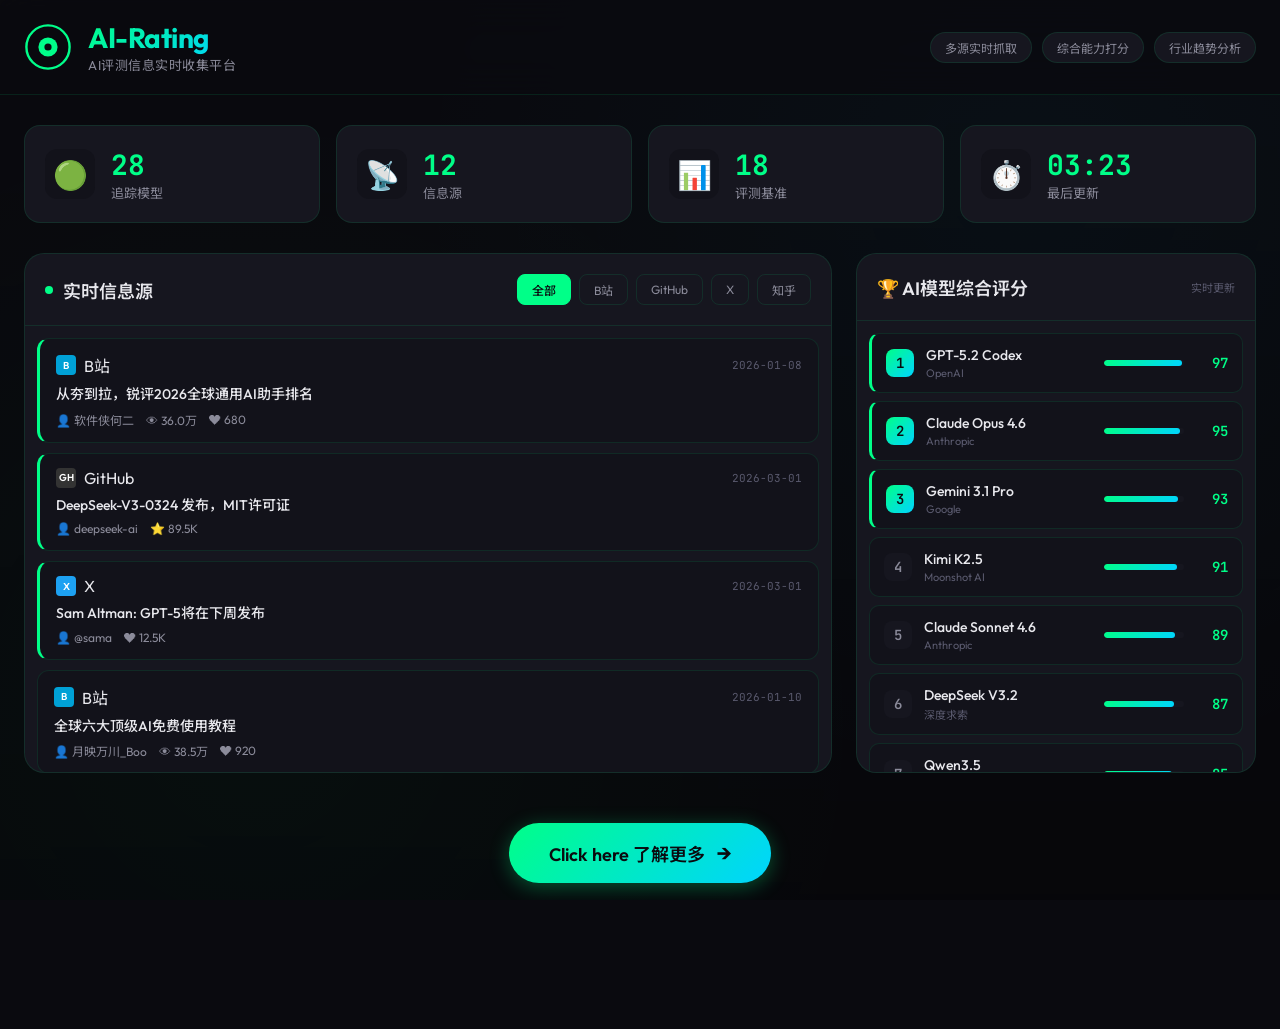
<file: index.html>
<!DOCTYPE html>
<html lang="zh-CN">
<head>
    <meta charset="UTF-8">
    <meta name="viewport" content="width=device-width, initial-scale=1.0">
    <title>AI-Rating | AI评测信息实时收集平台</title>
    <link rel="stylesheet" href="assets/css/main.css">
    <link rel="preconnect" href="https://fonts.googleapis.com">
    <link rel="preconnect" href="https://fonts.gstatic.com" crossorigin>
    <link href="https://fonts.googleapis.com/css2?family=JetBrains+Mono:wght@300;400;500;600&family=Outfit:wght@300;400;500;600;700&family=Noto+Sans+SC:wght@300;400;500;600&display=swap" rel="stylesheet">
</head>
<body>
    <div class="bg-pattern"></div>
    
    <header class="site-header">
        <div class="header-content">
            <div class="logo-section">
                <div class="logo-icon">
                    <svg viewBox="0 0 40 40" fill="none">
                        <circle cx="20" cy="20" r="18" stroke="url(#logoGradient)" stroke-width="2"/>
                        <circle cx="20" cy="20" r="8" fill="url(#logoGradient)"/>
                        <circle cx="20" cy="20" r="3" fill="#0a0a0f"/>
                        <defs>
                            <linearGradient id="logoGradient" x1="0" y1="0" x2="40" y2="40">
                                <stop offset="0%" stop-color="#00ff88"/>
                                <stop offset="100%" stop-color="#00d4ff"/>
                            </linearGradient>
                        </defs>
                    </svg>
                </div>
                <div class="logo-text">
                    <h1>AI-Rating</h1>
                    <p class="tagline">AI评测信息实时收集平台</p>
                </div>
            </div>
            <div class="header-desc">
                <span class="badge">多源实时抓取</span>
                <span class="badge">综合能力打分</span>
                <span class="badge">行业趋势分析</span>
            </div>
        </div>
    </header>

    <main class="main-content">
        <section class="hero-stats">
            <div class="stat-card">
                <div class="stat-icon">🟢</div>
                <div class="stat-info">
                    <span class="stat-value" id="total-models">28</span>
                    <span class="stat-label">追踪模型</span>
                </div>
            </div>
            <div class="stat-card">
                <div class="stat-icon">📡</div>
                <div class="stat-info">
                    <span class="stat-value" id="total-sources">12</span>
                    <span class="stat-label">信息源</span>
                </div>
            </div>
            <div class="stat-card">
                <div class="stat-icon">📊</div>
                <div class="stat-info">
                    <span class="stat-value" id="total-benchmarks">18</span>
                    <span class="stat-label">评测基准</span>
                </div>
            </div>
            <div class="stat-card">
                <div class="stat-icon">⏱️</div>
                <div class="stat-info">
                    <span class="stat-value" id="last-update">--:--</span>
                    <span class="stat-label">最后更新</span>
                </div>
            </div>
        </section>

        <section class="main-grid">
            <div class="left-panel">
                <div class="panel-header">
                    <h2><span class="pulse"></span>实时信息源</h2>
                    <div class="panel-tabs">
                        <button class="tab-btn active" data-source="all">全部</button>
                        <button class="tab-btn" data-source="bilibili">B站</button>
                        <button class="tab-btn" data-source="github">GitHub</button>
                        <button class="tab-btn" data-source="twitter">X</button>
                        <button class="tab-btn" data-source="zhihu">知乎</button>
                    </div>
                </div>
                <div class="feed-container">
                    <div class="feed-content" id="feed-content"></div>
                </div>
            </div>

            <div class="right-panel">
                <div class="panel-header">
                    <h2>🏆 AI模型综合评分</h2>
                    <span class="update-time">实时更新</span>
                </div>
                <div class="ranking-container">
                    <div class="ranking-list" id="ranking-list"></div>
                </div>
            </div>
        </section>

        <section class="cta-section">
            <a href="3d-graph.html" class="cta-button">
                <span class="cta-text">Click here 了解更多</span>
                <span class="cta-arrow">→</span>
            </a>
        </section>
    </main>

    <footer class="site-footer">
        <div class="footer-content">
            <p>AI-Rating © 2026 | 数据来源：B站、GitHub、X、知乎、arXiv</p>
            <p class="footer-note">本页面数据仅供演示，实际信息需配置API</p>
        </div>
    </footer>

    <script src="assets/js/main.js"></script>
</body>
</html>
</file>
<file: assets/css/main.css>
@import url('https://fonts.googleapis.com/css2?family=JetBrains+Mono:wght@300;400;500;600&family=Outfit:wght@300;400;500;600;700&family=Noto+Sans+SC:wght@300;400;500;600&display=swap');

:root {
    --bg-primary: #0a0a0f;
    --bg-secondary: #12121a;
    --bg-card: #16161f;
    --bg-card-hover: #1c1c28;
    --border-color: rgba(0, 255, 136, 0.1);
    --border-glow: rgba(0, 255, 136, 0.3);
    --text-primary: #e8e8ed;
    --text-secondary: #8b8b9a;
    --text-muted: #5a5a6e;
    --accent-green: #00ff88;
    --accent-cyan: #00d4ff;
    --accent-purple: #a855f7;
    --accent-orange: #ff6b35;
    --accent-pink: #ff3d8a;
    --gradient-primary: linear-gradient(135deg, #00ff88 0%, #00d4ff 100%);
    --shadow-glow: 0 0 30px rgba(0, 255, 136, 0.15);
    --font-mono: 'JetBrains Mono', monospace;
    --font-sans: 'Outfit', 'Noto Sans SC', sans-serif;
}

* { margin: 0; padding: 0; box-sizing: border-box; }
html, body { height: 100%; font-family: var(--font-sans); background: var(--bg-primary); color: var(--text-primary); overflow-x: hidden; }

.bg-pattern { position: fixed; top: 0; left: 0; width: 100%; height: 100%; background-image: radial-gradient(circle at 20% 80%, rgba(0, 255, 136, 0.03) 0%, transparent 50%), radial-gradient(circle at 80% 20%, rgba(0, 212, 255, 0.03) 0%, transparent 50%), linear-gradient(180deg, transparent 0%, rgba(0, 0, 0, 0.3) 100%); pointer-events: none; z-index: 0; }

.site-header { position: relative; z-index: 100; padding: 20px 0; border-bottom: 1px solid var(--border-color); background: rgba(10, 10, 15, 0.8); backdrop-filter: blur(20px); }
.header-content { max-width: 1400px; margin: 0 auto; padding: 0 24px; display: flex; justify-content: space-between; align-items: center; flex-wrap: wrap; gap: 16px; }
.logo-section { display: flex; align-items: center; gap: 16px; }
.logo-icon { width: 48px; height: 48px; }
.logo-icon svg { width: 100%; height: 100%; }
.logo-text h1 { font-size: 28px; font-weight: 700; background: var(--gradient-primary); -webkit-background-clip: text; -webkit-text-fill-color: transparent; background-clip: text; letter-spacing: -0.5px; }
.logo-text .tagline { font-size: 13px; color: var(--text-secondary); letter-spacing: 0.5px; }
.header-desc { display: flex; gap: 10px; flex-wrap: wrap; }
.header-desc .badge { padding: 6px 14px; background: var(--bg-card); border: 1px solid var(--border-color); border-radius: 20px; font-size: 12px; color: var(--text-secondary); transition: all 0.3s ease; }
.header-desc .badge:hover { border-color: var(--accent-green); color: var(--accent-green); }

.main-content { position: relative; z-index: 1; max-width: 1400px; margin: 0 auto; padding: 30px 24px; }

.hero-stats { display: grid; grid-template-columns: repeat(auto-fit, minmax(200px, 1fr)); gap: 16px; margin-bottom: 30px; }
.stat-card { background: var(--bg-card); border: 1px solid var(--border-color); border-radius: 16px; padding: 20px; display: flex; align-items: center; gap: 16px; transition: all 0.3s ease; }
.stat-card:hover { border-color: var(--border-glow); box-shadow: var(--shadow-glow); transform: translateY(-2px); }
.stat-icon { font-size: 28px; width: 50px; height: 50px; display: flex; align-items: center; justify-content: center; background: var(--bg-secondary); border-radius: 12px; }
.stat-info { display: flex; flex-direction: column; }
.stat-value { font-size: 28px; font-weight: 700; color: var(--accent-green); font-family: var(--font-mono); }
.stat-label { font-size: 13px; color: var(--text-secondary); }

.main-grid { display: grid; grid-template-columns: 1fr 400px; gap: 24px; margin-bottom: 30px; }
@media (max-width: 1024px) { .main-grid { grid-template-columns: 1fr; } }

.left-panel, .right-panel { background: var(--bg-card); border: 1px solid var(--border-color); border-radius: 20px; overflow: hidden; height: 520px; display: flex; flex-direction: column; }
.panel-header { padding: 20px; border-bottom: 1px solid var(--border-color); display: flex; justify-content: space-between; align-items: center; flex-wrap: wrap; gap: 12px; }
.panel-header h2 { font-size: 18px; font-weight: 600; display: flex; align-items: center; gap: 10px; }
.pulse { width: 8px; height: 8px; background: var(--accent-green); border-radius: 50%; animation: pulse 2s infinite; }
@keyframes pulse { 0%, 100% { opacity: 1; transform: scale(1); } 50% { opacity: 0.5; transform: scale(1.2); } }

.panel-tabs { display: flex; gap: 8px; }
.tab-btn { padding: 6px 14px; background: transparent; border: 1px solid var(--border-color); border-radius: 8px; color: var(--text-secondary); font-size: 12px; cursor: pointer; transition: all 0.2s ease; font-family: var(--font-sans); }
.tab-btn:hover { border-color: var(--accent-green); color: var(--accent-green); }
.tab-btn.active { background: var(--accent-green); border-color: var(--accent-green); color: var(--bg-primary); font-weight: 500; }

.feed-container, .ranking-container { flex: 1; overflow: hidden; position: relative; }
.feed-content, .ranking-list { height: 100%; overflow-y: auto; padding: 12px; }
.feed-content::-webkit-scrollbar, .ranking-container::-webkit-scrollbar { width: 6px; }
.feed-content::-webkit-scrollbar-track, .ranking-container::-webkit-scrollbar-track { background: var(--bg-secondary); }
.feed-content::-webkit-scrollbar-thumb, .ranking-container::-webkit-scrollbar-thumb { background: var(--border-color); border-radius: 3px; }

.feed-item { padding: 14px 16px; margin-bottom: 10px; background: var(--bg-secondary); border: 1px solid var(--border-color); border-radius: 12px; transition: all 0.3s ease; animation: slideIn 0.4s ease; }
@keyframes slideIn { from { opacity: 0; transform: translateX(-20px); } to { opacity: 1; transform: translateX(0); } }
.feed-item:hover { border-color: var(--accent-green); background: var(--bg-card-hover); }
.feed-item.new { border-left: 3px solid var(--accent-green); }
.feed-header { display: flex; justify-content: space-between; align-items: center; margin-bottom: 8px; }
.feed-source { display: flex; align-items: center; gap: 8px; }
.source-icon { width: 20px; height: 20px; border-radius: 4px; display: flex; align-items: center; justify-content: center; font-size: 10px; color: white; font-weight: 600; }
.source-icon.bilibili { background: #00a1d6; }
.source-icon.github { background: #333; }
.source-icon.twitter { background: #1da1f2; }
.source-icon.zhihu { background: #0084ff; }
.source-icon.arxiv { background: #b31b1b; }
.feed-time { font-size: 11px; color: var(--text-muted); font-family: var(--font-mono); }
.feed-title { font-size: 14px; font-weight: 500; margin-bottom: 6px; line-height: 1.4; display: -webkit-box; -webkit-line-clamp: 2; -webkit-box-orient: vertical; overflow: hidden; }
.feed-meta { display: flex; gap: 12px; font-size: 12px; color: var(--text-secondary); }
.feed-meta span { display: flex; align-items: center; gap: 4px; }

.ranking-item { display: flex; align-items: center; gap: 12px; padding: 12px 14px; background: var(--bg-secondary); border: 1px solid var(--border-color); border-radius: 10px; transition: all 0.3s ease; margin-bottom: 8px; }
.ranking-item:hover { border-color: var(--accent-cyan); transform: translateX(4px); }
.ranking-item.top-3 { border-left: 3px solid var(--accent-green); }
.ranking-rank { width: 28px; height: 28px; display: flex; align-items: center; justify-content: center; background: var(--bg-card); border-radius: 8px; font-size: 14px; font-weight: 600; font-family: var(--font-mono); color: var(--text-secondary); }
.ranking-item.top-3 .ranking-rank { background: var(--gradient-primary); color: var(--bg-primary); }
.ranking-info { flex: 1; }
.ranking-name { font-size: 14px; font-weight: 500; margin-bottom: 2px; }
.ranking-company { font-size: 11px; color: var(--text-muted); }
.ranking-score { display: flex; align-items: center; gap: 8px; }
.score-bar { width: 80px; height: 6px; background: var(--bg-card); border-radius: 3px; overflow: hidden; }
.score-fill { height: 100%; background: var(--gradient-primary); border-radius: 3px; transition: width 0.5s ease; }
.score-value { font-size: 14px; font-weight: 600; font-family: var(--font-mono); color: var(--accent-green); min-width: 36px; text-align: right; }
.update-time { font-size: 11px; color: var(--text-muted); animation: pulse 2s infinite; }

.cta-section { text-align: center; padding: 20px 0; }
.cta-button { display: inline-flex; align-items: center; gap: 12px; padding: 16px 40px; background: var(--gradient-primary); border: none; border-radius: 50px; color: var(--bg-primary); font-size: 18px; font-weight: 600; text-decoration: none; cursor: pointer; transition: all 0.3s ease; box-shadow: 0 4px 20px rgba(0, 255, 136, 0.3); }
.cta-button:hover { transform: translateY(-3px); box-shadow: 0 8px 30px rgba(0, 255, 136, 0.4); }
.cta-arrow { font-size: 22px; transition: transform 0.3s ease; }
.cta-button:hover .cta-arrow { transform: translateX(5px); }

.site-footer { position: relative; z-index: 1; padding: 24px; text-align: center; border-top: 1px solid var(--border-color); background: var(--bg-secondary); }
.site-footer p { font-size: 13px; color: var(--text-secondary); margin-bottom: 6px; }
.site-footer .footer-note { font-size: 11px !important; color: var(--text-muted) !important; }

@media (max-width: 768px) { .header-content { flex-direction: column; text-align: center; } .hero-stats { grid-template-columns: repeat(2, 1fr); } .panel-tabs { flex-wrap: wrap; justify-content: center; } }
</file>
